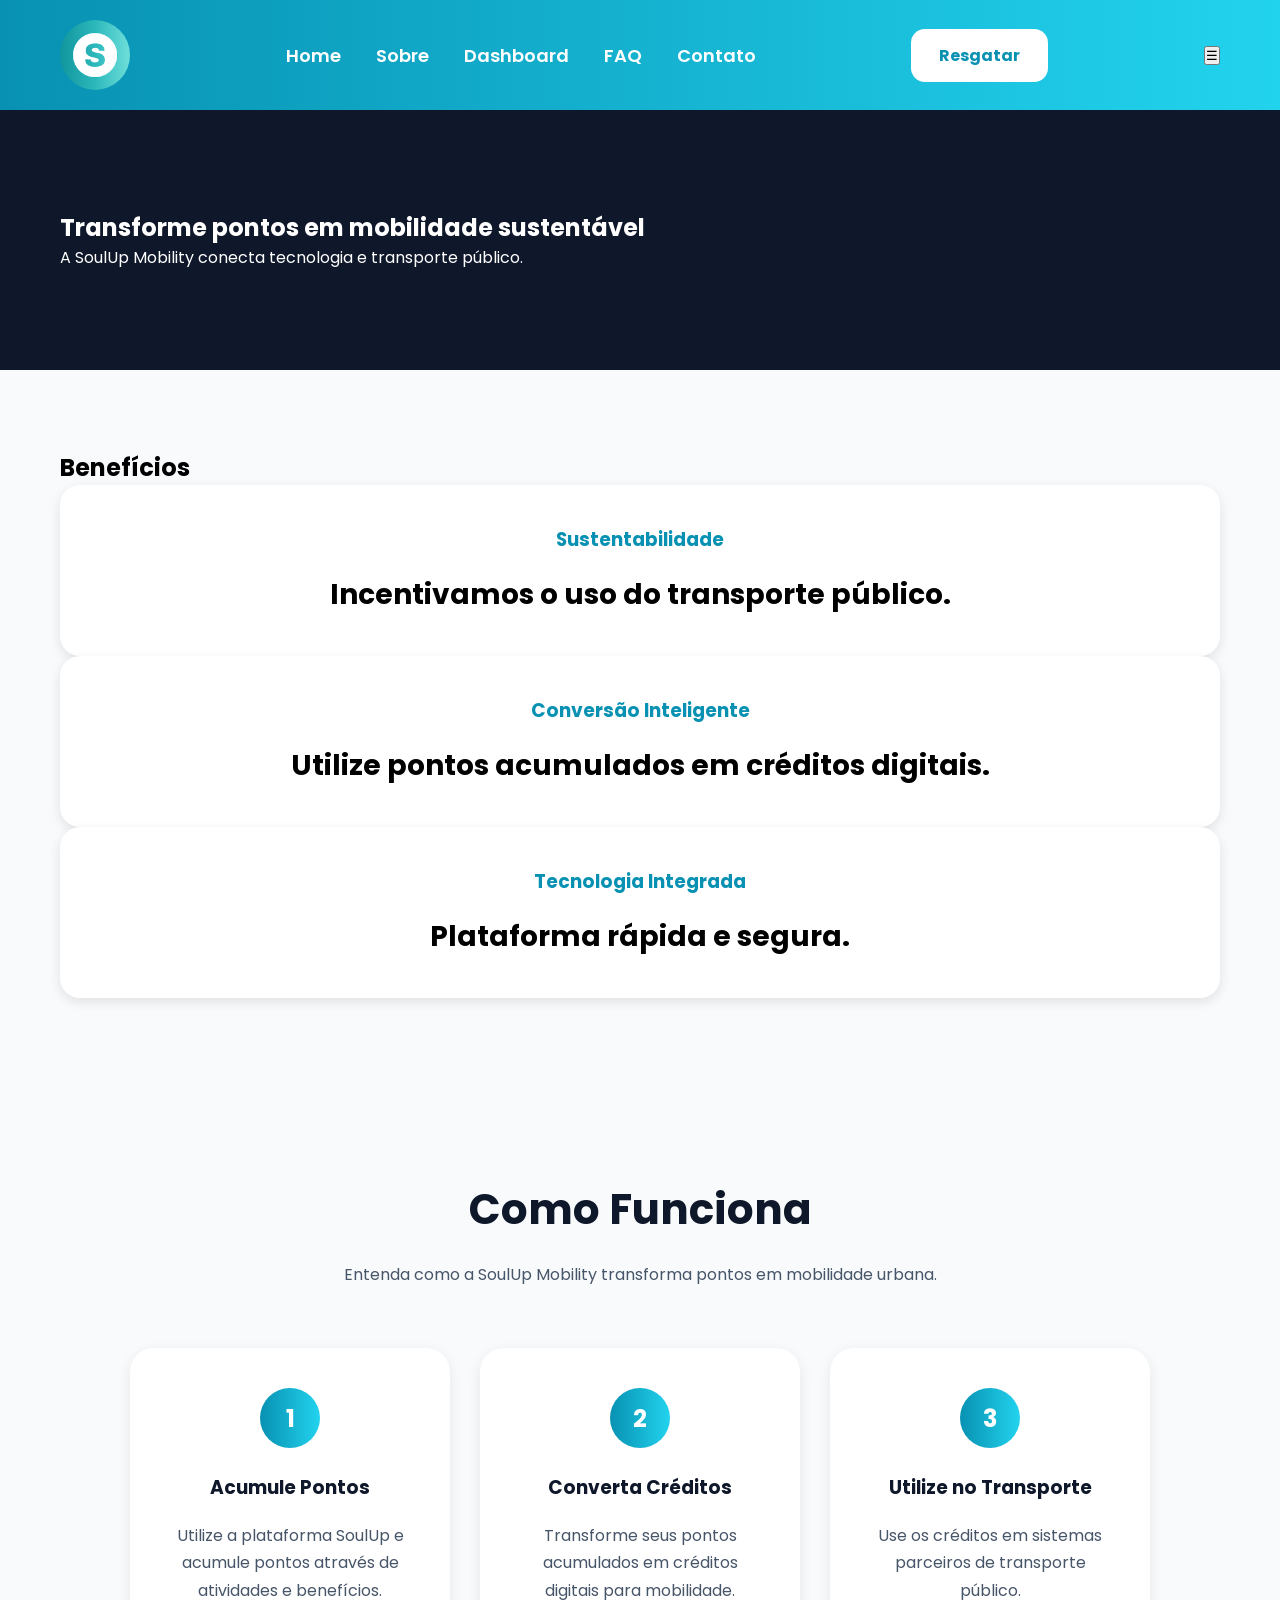
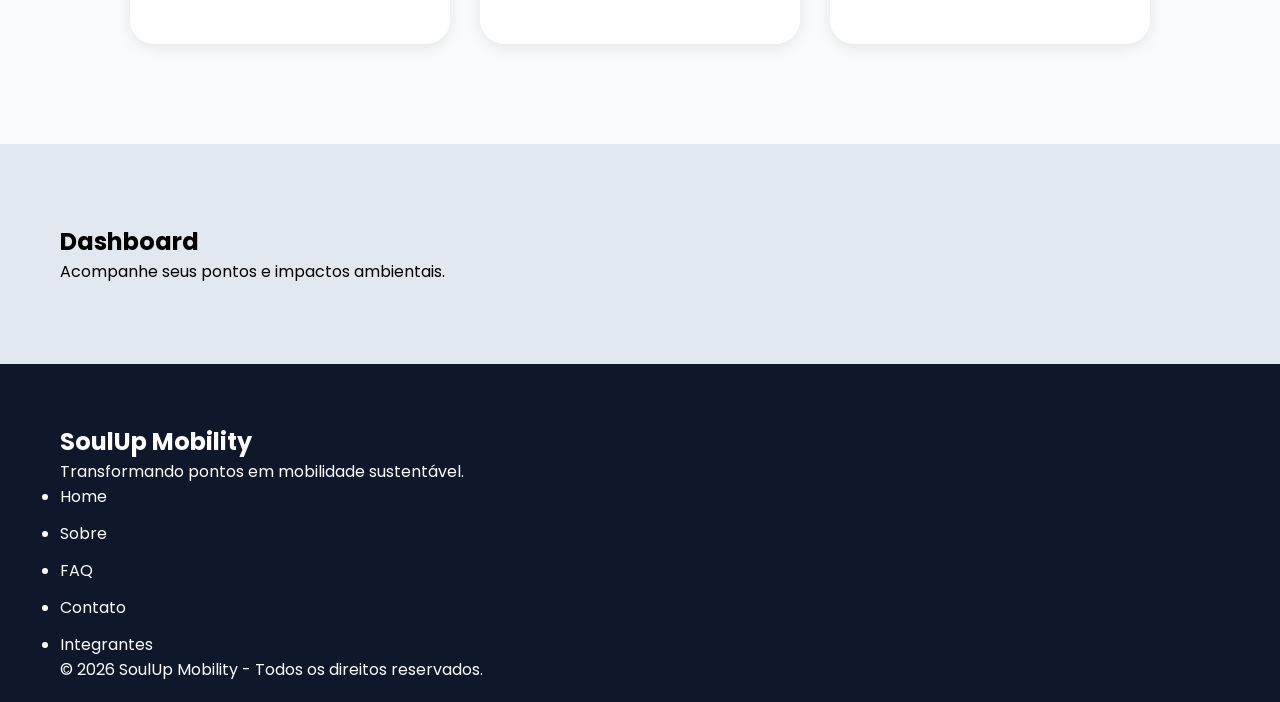
<file: index.html>
<!DOCTYPE html>
<html lang="en">
<head>
    <meta charset="UTF-8">
    <meta name="viewport" content="width=device-width, initial-scale=1.0">
    <title>Home</title>
    <link rel="stylesheet" href="css/style.css">
    <link rel="stylesheet" href="css/components.css">
    <link rel="stylesheet" href="css/responsive.css">

    <script defer src="js/script.js"></script>
    <script defer src="js/faq.js"></script>
    <script defer src="js/resgate.js"></script>

    <link rel="preconnect" href="https://fonts.googleapis.com">
    <link rel="preconnect" href="https://fonts.gstatic.com" crossorigin>
    <link href="https://fonts.googleapis.com/css2?family=Poppins:wght@300;400;500;600;700&display=swap" rel="stylesheet"> 
</head>
<body>
    <header class="header">

    <nav class="navbar">

        
        <div class="logo">
            <img src="img/Logo.webp" alt="Logo SoulUp">
        </div>

      
        <ul class="nav-links">

            <li><a href="index.html">Home</a></li>

            <li><a href="Sobre.html">Sobre</a></li>

            <li><a href="Dashboard.html">Dashboard</a></li>

            <li><a href="Faq.html">FAQ</a></li>

            <li><a href="Contato.html">Contato</a></li>

        </ul>

        
        <a href="Resgate.html" class="btn-nav">
            Resgatar
        </a>
        
        <button class="menu-mobile">
            ☰
        </button>

    </nav>

</header>
    <main>

    
        <section class="hero">

            <div class="hero-text">

                <h1>
                    Transforme pontos em mobilidade sustentável
                </h1>

                <p>
                    A SoulUp Mobility conecta tecnologia e transporte público.
                </p>

            </div>

        </section>

        
        <section class="benefits">

            <h2>Benefícios</h2>

            <div class="cards-container">

                <div class="card">

                    <h3>Sustentabilidade</h3>

                    <p>
                        Incentivamos o uso do transporte público.
                    </p>

                </div>

                <div class="card">

                    <h3>Conversão Inteligente</h3>

                    <p>
                        Utilize pontos acumulados em créditos digitais.
                    </p>

                </div>

                <div class="card">

                    <h3>Tecnologia Integrada</h3>

                    <p>
                        Plataforma rápida e segura.
                    </p>

                </div>

            </div>

        </section>

        <section class="how-it-works">

            <h2>Como Funciona</h2>

            <p class="section-subtitle">

                Entenda como a SoulUp Mobility transforma pontos em mobilidade urbana.

            </p>

            <div class="steps-container">

                <div class="step-card">

                    <div class="step-number">
                        1
                    </div>

                    <h3>Acumule Pontos</h3>

                    <p>
                        Utilize a plataforma SoulUp e acumule pontos através de atividades e benefícios.
                    </p>

                </div>

                <div class="step-card">

                    <div class="step-number">
                        2
                    </div>

                    <h3>Converta Créditos</h3>

                    <p>
                        Transforme seus pontos acumulados em créditos digitais para mobilidade.
                    </p>

                </div>

                <div class="step-card">

                    <div class="step-number">
                        3
                    </div>

                    <h3>Utilize no Transporte</h3>

                    <p>
                        Use os créditos em sistemas parceiros de transporte público.
                    </p>

                </div>

            </div>

        </section>

        
        <section class="dashboard-preview">

            <h2>Dashboard</h2>

            <p>
                Acompanhe seus pontos e impactos ambientais.
            </p>

        </section>

    </main>

<footer class="footer">

    <div class="footer-content">

        <h2>SoulUp Mobility</h2>

        <p>
            Transformando pontos em mobilidade sustentável.
        </p>

        <ul class="footer-links">

            <li><a href="index.html">Home</a></li>

            <li><a href="Sobre.html">Sobre</a></li>

            <li><a href="Faq.html">FAQ</a></li>

            <li><a href="Contato.html">Contato</a></li>

            <li><a href="Integrantes.html">Integrantes</a></li>
        </ul>

    </div>

    <div class="footer-copy">

        <p>
            © 2026 SoulUp Mobility - Todos os direitos reservados.
        </p>

    </div>
</footer>
</body>
</html>
</file>
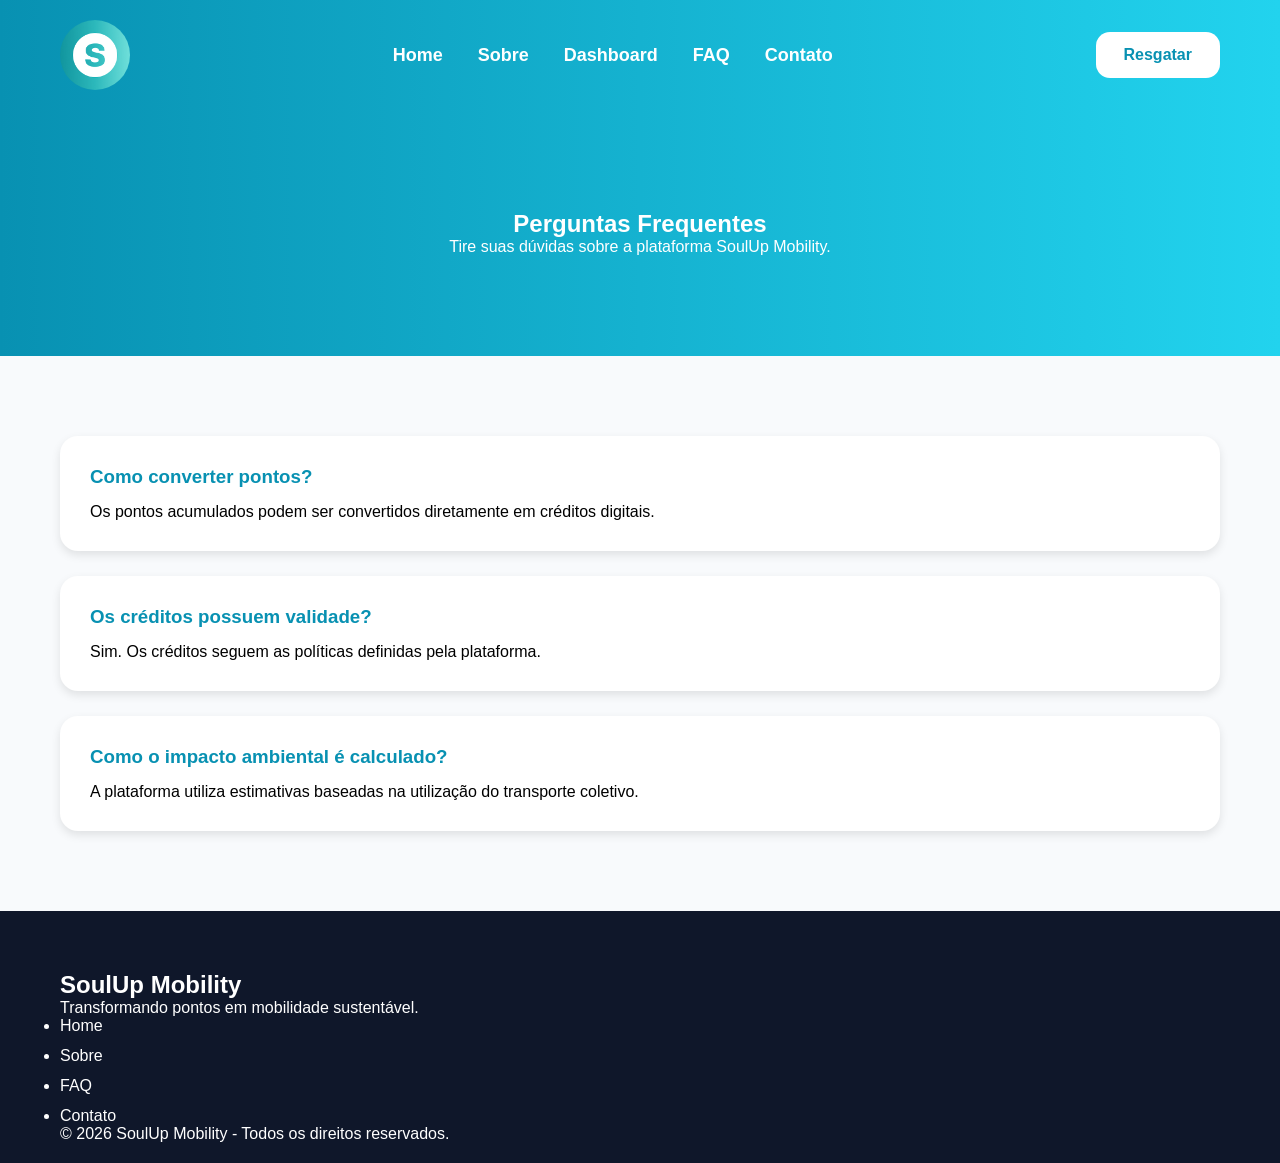
<file: Faq.html>
<!DOCTYPE html>
<html lang="en">
<head>
    <meta charset="UTF-8">
    <meta name="viewport" content="width=device-width, initial-scale=1.0">
    <title>FAQ</title>
    <link rel="stylesheet" href="css/style.css">
    <link rel="stylesheet" href="css/components.css">
    <link rel="stylesheet" href="css/responsive.css">
    <script defer src="js/script.js"></script>
    <script defer src="js/faq.js"></script>
</head>
<body>
     <header class="header">

    <nav class="navbar">

        
        <div class="logo">
            <img src="img/Logo.webp" alt="Logo SoulUp">
        </div>

      
        <ul class="nav-links">

            <li><a href="index.html">Home</a></li>

            <li><a href="Sobre.html">Sobre</a></li>

            <li><a href="Dashboard.html">Dashboard</a></li>

            <li><a href="Faq.html">FAQ</a></li>

            <li><a href="Contato.html">Contato</a></li>

        </ul>

        
        <a href="Resgate.html" class="btn-nav">
            Resgatar
        </a>

    </nav>

</header>
    <main>
        <section class="faq-hero">

            <h1>Perguntas Frequentes</h1>

                <p>Tire suas dúvidas sobre a plataforma SoulUp Mobility.</p>
        </section>

        <section class="faq-container">

            <div class="faq-item">

                <h3>Como converter pontos?</h3>

                <p>
                    Os pontos acumulados podem ser convertidos diretamente em créditos digitais.
                </p>

            </div>

            <div class="faq-item">

                <h3>Os créditos possuem validade?</h3>

                <p>
                    Sim. Os créditos seguem as políticas definidas pela plataforma.
                </p>

            </div>

            <div class="faq-item">

                <h3>Como o impacto ambiental é calculado?</h3>

                <p>
                    A plataforma utiliza estimativas baseadas na utilização do transporte coletivo.
                </p>

            </div>

        </section>
        

    </main>

    <footer class="footer">

    <div class="footer-content">

        <h2>SoulUp Mobility</h2>

        <p>
            Transformando pontos em mobilidade sustentável.
        </p>

        <ul class="footer-links">

            <li><a href="index.html">Home</a></li>

            <li><a href="sobre.html">Sobre</a></li>

            <li><a href="faq.html">FAQ</a></li>

            <li><a href="contato.html">Contato</a></li>

        </ul>

    </div>

    <div class="footer-copy">

        <p>
            © 2026 SoulUp Mobility - Todos os direitos reservados.
        </p>

    </div>

</footer>
    
</body>
</html>
</file>
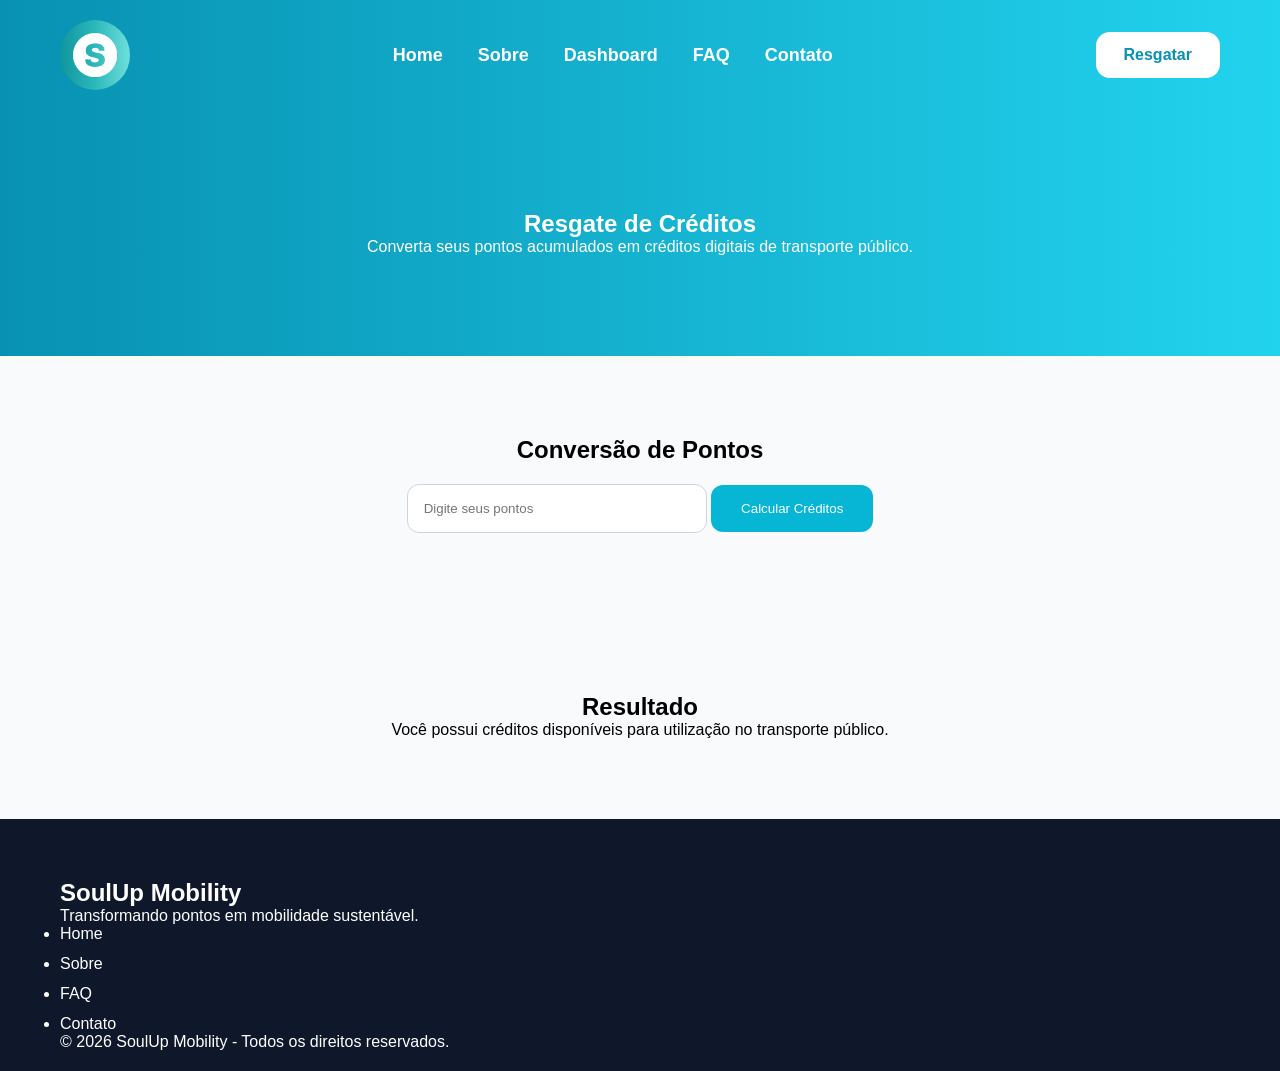
<file: Resgate.html>
<!DOCTYPE html>
<html lang="en">
<head>
    <meta charset="UTF-8">
    <meta name="viewport" content="width=device-width, initial-scale=1.0">
    <title>Resgate</title>
    <link rel="stylesheet" href="css/style.css">
    <link rel="stylesheet" href="css/components.css">
    <link rel="stylesheet" href="css/responsive.css">

    <script defer src="js/resgate.js"></script> 
</head>
<body>
    <header class="header">

    <nav class="navbar">

        
        <div class="logo">
            <img src="img/Logo.webp" alt="Logo SoulUp">
        </div>

      
        <ul class="nav-links">

            <li><a href="index.html">Home</a></li>

            <li><a href="Sobre.html">Sobre</a></li>

            <li><a href="Dashboard.html">Dashboard</a></li>

            <li><a href="Faq.html">FAQ</a></li>

            <li><a href="Contato.html">Contato</a></li>

        </ul>

        
        <a href="Resgate.html" class="btn-nav">
            Resgatar
        </a>

    </nav>

</header>
    <main>
        <section class="redeem-hero">

            <h1>Resgate de Créditos</h1>

                <p>Converta seus pontos acumulados em créditos digitais de transporte público.</p>

        </section>

        <section class="redeem-form">

            <h2>Conversão de Pontos</h2>

            <input type="number" id="pointsInput" placeholder="Digite seus pontos">

            <button id="convertButton">

                Calcular Créditos

            </button>

            <p id="result"></p>

        </section>

        <section class="redeem-result">

            <h2>Resultado</h2>

                <p> Você possui créditos disponíveis para utilização no transporte público.</p>

        </section>

    </main>

    <footer class="footer">

    <div class="footer-content">

        <h2>SoulUp Mobility</h2>

        <p>
            Transformando pontos em mobilidade sustentável.
        </p>

        <ul class="footer-links">

            <li><a href="index.html">Home</a></li>

            <li><a href="sobre.html">Sobre</a></li>

            <li><a href="faq.html">FAQ</a></li>

            <li><a href="contato.html">Contato</a></li>

        </ul>

    </div>

    <div class="footer-copy">

        <p>
            © 2026 SoulUp Mobility - Todos os direitos reservados.
        </p>

    </div>

</footer>
</body>
</html>
</file>
<file: css/style.css>
* {

    margin: 0;

    padding: 0;

    box-sizing: border-box;
}

body {

    font-family: 'Poppins', sans-serif;

    background-color: #F8FAFC;
}

.hero {

    padding: 100px 60px;

    background-color: #0F172A;

    color: white;
}

.how-it-works {

    padding: 100px 60px;

    background-color: #F8FAFC;

    text-align: center;
}

.how-it-works h2 {

    font-size: 42px;

    color: #0F172A;

    margin-bottom: 20px;
}

.section-subtitle {

    max-width: 700px;

    margin: 0 auto 60px;

    color: #475569;

    line-height: 1.7;
}

.steps-container {

    display: flex;

    justify-content: center;

    gap: 30px;

    flex-wrap: wrap;
}

.step-card {

    background: white;

    padding: 40px;

    width: 320px;

    border-radius: 24px;

    box-shadow: 0 4px 14px rgba(0,0,0,0.08);

    transition: 0.3s ease;
}

.step-card:hover {

    transform: translateY(-8px);
}

.step-number {

    width: 60px;

    height: 60px;

    margin: 0 auto 25px;

    background: linear-gradient(90deg, #0891B2, #22D3EE);

    color: white;

    border-radius: 50%;

    display: flex;

    align-items: center;

    justify-content: center;

    font-size: 24px;

    font-weight: 700;
}

.step-card h3 {

    margin-bottom: 20px;

    color: #0F172A;
}

.step-card p {

    color: #475569;

    line-height: 1.7;
}

.benefits {

    padding: 80px 60px;
}

.dashboard-preview {

    background-color: #E2E8F0;

    padding: 80px 60px;
}
</file>
<file: css/components.css>
.header {

    background: linear-gradient(90deg, #0891B2, #22D3EE);

    padding: 20px 60px;

    box-shadow: 0 4px 12px rgba(0,0,0,0.2);
}


.navbar {

    display: flex;

    justify-content: space-between;

    align-items: center;
}



.logo {

    display: flex;

    align-items: center;

    gap: 15px;
}

.logo img {

    width: 70px;

    border-radius: 50%;
}

.logo h1 {

    color: white;

    font-size: 32px;

    font-weight: 700;
}



.nav-links {

    display: flex;

    gap: 35px;

    list-style: none;
}



.nav-links a {

    color: white;

    text-decoration: none;

    font-size: 18px;

    font-weight: 600;

    transition: 0.3s ease;
}



.nav-links a:hover {

    opacity: 0.8;
}



.btn-nav {

    background-color: white;

    color: #0891B2;

    padding: 14px 28px;

    border-radius: 14px;

    text-decoration: none;

    font-weight: 700;

    transition: 0.3s ease;
}

.btn-nav:hover {

    transform: translateY(-3px);
}





.about-hero {
    
    padding: 100px 60px;
    
    background: linear-gradient(90deg, #0891B2, #22D3EE);
    
    color: white;
    
    text-align: center;
}

.about-problem,
.about-solution,
.about-impact {
    
    padding: 80px 60px;
    
    text-align: center;
}

.about-problem {
    
    background-color: #F8FAFC;
}

.about-solution {
    
    background-color: white;
}

.about-impact {
    
    background-color: #E2E8F0;
}

.about-problem h2,
.about-solution h2,
.about-impact h2 {
    
    margin-bottom: 20px;
    
    color: #0F172A;
}

.about-problem p,
.about-solution p,
.about-impact p {
    
    max-width: 800px;
    
    margin: 0 auto;
    
    line-height: 1.8;
}

.dashboard-hero {
    
    padding: 100px 60px;
    
    background-color: #0F172A;
    
    color: white;
    
    text-align: center;
}

.dashboard-cards {
    
    display: flex;
    
    justify-content: center;
    
    gap: 30px;
    
    padding: 80px 60px;
    
    flex-wrap: wrap;
}

.card {
    
    background: white;
    
    padding: 40px;
    
    border-radius: 20px;
    
    min-width: 250px;
    
    text-align: center;
    
    box-shadow: 0 4px 12px rgba(0,0,0,0.1);
}

.card h3 {
    
    margin-bottom: 20px;
    
    color: #0891B2;
}

.card p {
    
    font-size: 28px;
    
    font-weight: 700;
}

.faq-hero {
    
    padding: 100px 60px;
    
    background: linear-gradient(90deg, #0891B2, #22D3EE);
    
    color: white;
    
    text-align: center;
}

.faq-container {
    
    padding: 80px 60px;
    
    display: flex;
    
    flex-direction: column;
    
    gap: 25px;
}

.faq-item {
    
    background: white;
    
    padding: 30px;
    
    border-radius: 18px;
    
    box-shadow: 0 4px 10px rgba(0,0,0,0.1);
    
    cursor: pointer;
}

.faq-item h3 {
    
    margin-bottom: 15px;
    
    color: #0891B2;
}

.faq-answer {
    
    display: none;
    
    line-height: 1.7;
}

.contact-hero {
    
    padding: 100px 60px;
    
    background-color: #0F172A;
    
    color: white;
    
    text-align: center;
}

.contact-form {
    
    padding: 80px 60px;
    
    display: flex;
    
    justify-content: center;
}

.contact-form form {
    
    width: 100%;
    
    max-width: 600px;
    
    display: flex;
    
    flex-direction: column;
    
    gap: 20px;
}

.contact-form input,
.contact-form textarea {
    
    padding: 16px;
    
    border: 1px solid #CBD5E1;
    
    border-radius: 12px;
    
    font-size: 16px;
}

.contact-form textarea {
    
    height: 180px;
    
    resize: none;
}

.contact-form button {
    
    background-color: #06B6D4;
    
    color: white;
    
    border: none;
    
    padding: 16px;
    
    border-radius: 12px;
    
    cursor: pointer;
    
    font-weight: 600;
}

.redeem-hero {
    
    padding: 100px 60px;
    
    background: linear-gradient(90deg, #0891B2, #22D3EE);
    
    color: white;
    
    text-align: center;
}

.redeem-form,
.redeem-result {
    
    padding: 80px 60px;
    
    text-align: center;
}

.redeem-form input {
    
    padding: 16px;
    
    width: 300px;
    
    border-radius: 12px;
    
    border: 1px solid #CBD5E1;
    
    margin-top: 20px;
}

.redeem-form button {
    
    margin-top: 20px;
    
    padding: 16px 30px;
    
    border: none;
    
    background-color: #06B6D4;
    
    color: white;
    
    border-radius: 12px;
    
    cursor: pointer;
}

.team-hero {
    
    padding: 100px 60px;
    
    background-color: #0F172A;
    
    color: white;
    
    text-align: center;
}

.team-container {
    
    display: flex;
    
    justify-content: center;
    
    gap: 30px;
    
    flex-wrap: wrap;
    
    padding: 80px 60px;
}

.member-card {
    
    background: white;
    
    padding: 30px;
    
    border-radius: 20px;
    
    width: 250px;
    
    text-align: center;
    
    box-shadow: 0 4px 10px rgba(0,0,0,0.1);
}

.member-card img {
    
    width: 120px;
    
    border-radius: 50%;
    
    margin-bottom: 20px;
}

.footer {
    
        background-color: #0F172A;
    
        color: white;
    
        padding: 60px 60px 20px;
    }
    
    .footer-container {
    
        display: flex;
    
        justify-content: space-between;
    
        align-items: flex-start;
    
        gap: 40px;
    }
    
    .footer-brand {
    
        display: flex;
    
        align-items: center;
    
        gap: 20px;
    }
    
    .footer-brand img {
    
        width: 80px;
    
        border-radius: 50%;
    }
    
    .footer-brand h2 {
    
        margin-bottom: 10px;
    }
    
    .footer-links {
    
        display: flex;
    
        flex-direction: column;
    
        gap: 12px;
    }
    
    .footer-links a {
    
        color: white;
    
        text-decoration: none;
    
        transition: 0.3s ease;
    }
    
    .footer-links a:hover {
    
        color: #22D3EE;
    }
    
    .footer-contact {
    
        display: flex;
    
        flex-direction: column;
    
        gap: 12px;
    }
    
    .footer-bottom {
    
        border-top: 1px solid rgba(255,255,255,0.2);
    
        margin-top: 40px;
    
        padding-top: 20px;
    
        text-align: center;
    
        opacity: 0.7;
    }
</file>
<file: css/responsive.css>
.nav-links.active {

    display: flex;
}

.faq-answer {

    display: none;
}
</file>
